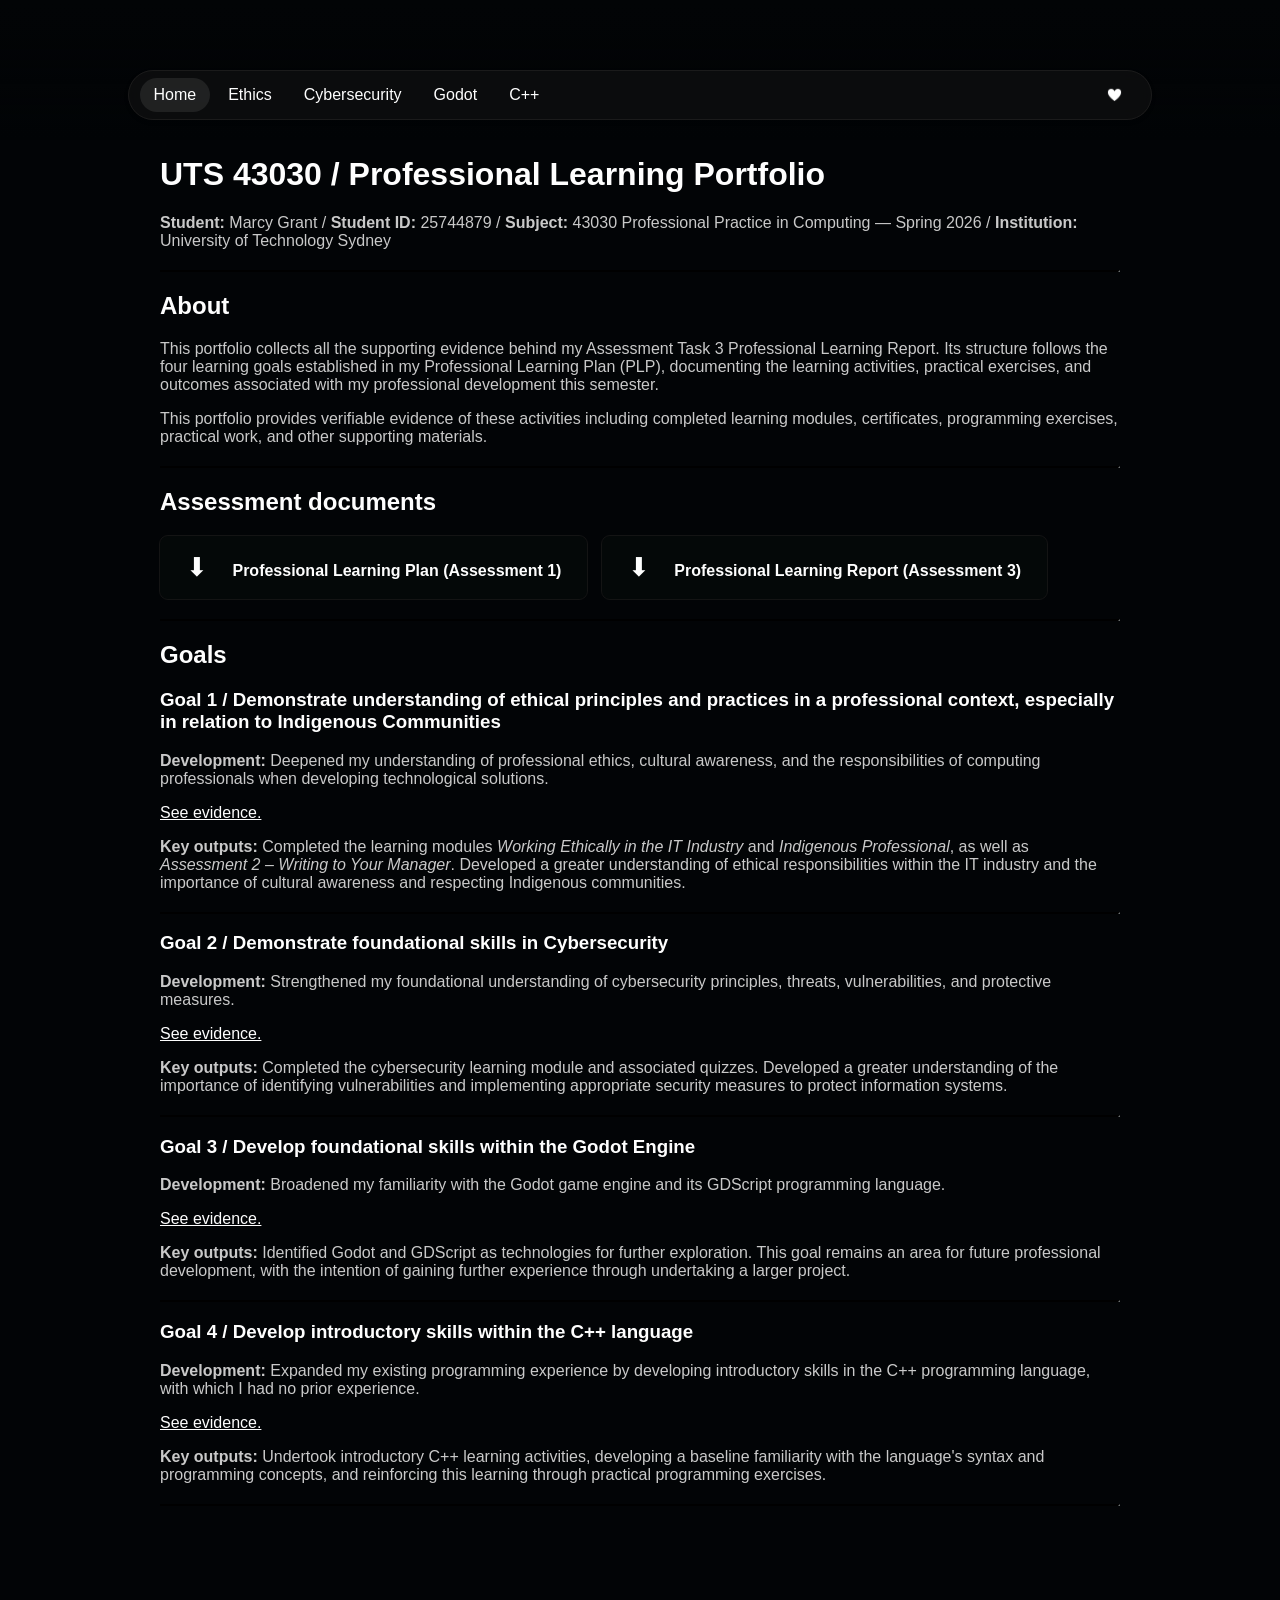
<file: index.html>
<!DOCTYPE html>

<html>
    <head>
        <title>PPC / Home</title>
        <link rel="icon" type="image/x-icon" href="images/favicon.ico">
        <link rel="stylesheet" href="websystems.css">
    </head>

    <body>
        <header>
            <div class="topgrad"></div>

            <div class="navbar">
                <div class="left">
                    <a class="active" href="index">Home</a>
                    <a href="ethics">Ethics</a>
                    <a href="cybersecurity">Cybersecurity</a>
                    <a href="godot">Godot</a>
                    <a href="cpp">C++</a>
                </div>
                
                <div class="right">
                    <a style="float:right; color:transparent; text-shadow:0 0 0 white; font-size:12px;" href="https://www.youtube.com/watch?v=dQw4w9WgXcQ">❤️</a>
                </div>
            </div> 
        </header>

        <profile>

        <downloads>
            <h1 class="primary">UTS 43030 / Professional Learning Portfolio</h1>  
            <p class="about"><b>Student:</b> Marcy Grant / <b>Student ID:</b> 25744879 / <b>Subject:</b> 43030 Professional Practice in Computing — Spring 2026 / <b>Institution:</b> University of Technology Sydney</p> 

        </downloads>

        <hr class="seperator">

        <about>
            <h2 class="primary">About</h2>
            <p>This portfolio collects all the supporting evidence behind my Assessment Task 3 Professional Learning Report. Its structure follows the four learning goals established in my Professional Learning Plan (PLP), documenting the learning activities, practical exercises, and outcomes associated with my professional development this semester.</p>
            <p>This portfolio provides verifiable evidence of these activities including completed learning modules, certificates, programming exercises, practical work, and other supporting materials.</p>
        </about>

        <hr class="seperator">

        <downloads>
            <h2 class="primary">Assessment documents</h2>  
            <a class="btn" href="docs/43030_A1_25862323.pdf" target="_blank"><i style="font-size:26px; font-style: normal; padding-right:20px;">⬇</i> <b>Professional Learning Plan (Assessment 1)</b></a>
            <a class="btn" href="docs/43030_A3_25862323.pdf" target="_blank"><i style="font-size:26px; font-style: normal; padding-right:20px;">⬇</i> <b>Professional Learning Report (Assessment 3)</b></a>
        </downloads>

        <hr class="seperator">

        <about>
            <h2 class="primary">Goals</h2>
            <h3>Goal 1 / Demonstrate understanding of ethical principles and practices in a professional context, especially in relation to Indigenous Communities</h3>
            <p><strong>Development: </strong>Deepened my understanding of professional ethics, cultural awareness, and the responsibilities of computing professionals when developing technological solutions.</p>
            
            <a style="text-decoration:underline;color:#fefefe;"href="ethics.html">See evidence.</a>
            <p><strong>Key outputs: </strong>Completed the learning modules <em>Working Ethically in the IT Industry</em> and <em>Indigenous Professional</em>, as well as <em>Assessment 2 – Writing to Your Manager</em>. Developed a greater understanding of ethical responsibilities within the IT industry and the importance of cultural awareness and respecting Indigenous communities.</p>
            <hr class="seperator">

            <h3>Goal 2 / Demonstrate foundational skills in Cybersecurity </h3>
            <p><strong>Development: </strong>Strengthened my foundational understanding of cybersecurity principles, threats, vulnerabilities, and protective measures.</p>
            <a style="text-decoration:underline;color:#fefefe;"href="cybersecurity.html">See evidence.</a>            
            <p><strong>Key outputs: </strong>Completed the cybersecurity learning module and associated quizzes. Developed a greater understanding of the importance of identifying vulnerabilities and implementing appropriate security measures to protect information systems.</p>
            <hr class="seperator">

            <h3>Goal 3 / Develop foundational skills within the Godot Engine</h3>
            <p><strong>Development: </strong>Broadened my familiarity with the Godot game engine and its GDScript programming language.</p>
            <a style="text-decoration:underline;color:#fefefe;"href="godot.html">See evidence.</a>
            <p><strong>Key outputs: </strong>Identified Godot and GDScript as technologies for further exploration. This goal remains an area for future professional development, with the intention of gaining further experience through undertaking a larger project.</p>
            <hr class="seperator">

            <h3>Goal 4 / Develop introductory skills within the C++ language</h3>
            <p><strong>Development: </strong>Expanded my existing programming experience by developing introductory skills in the C++ programming language, with which I had no prior experience.</p>
            <a style="text-decoration:underline;color:#fefefe;"href="cpp.html">See evidence.</a>
            <p><strong>Key outputs: </strong>Undertook introductory C++ learning activities, developing a baseline familiarity with the language's syntax and programming concepts, and reinforcing this learning through practical programming exercises.</p>
            <hr class="seperator">

        </about>
    </body>
</html>
</file>
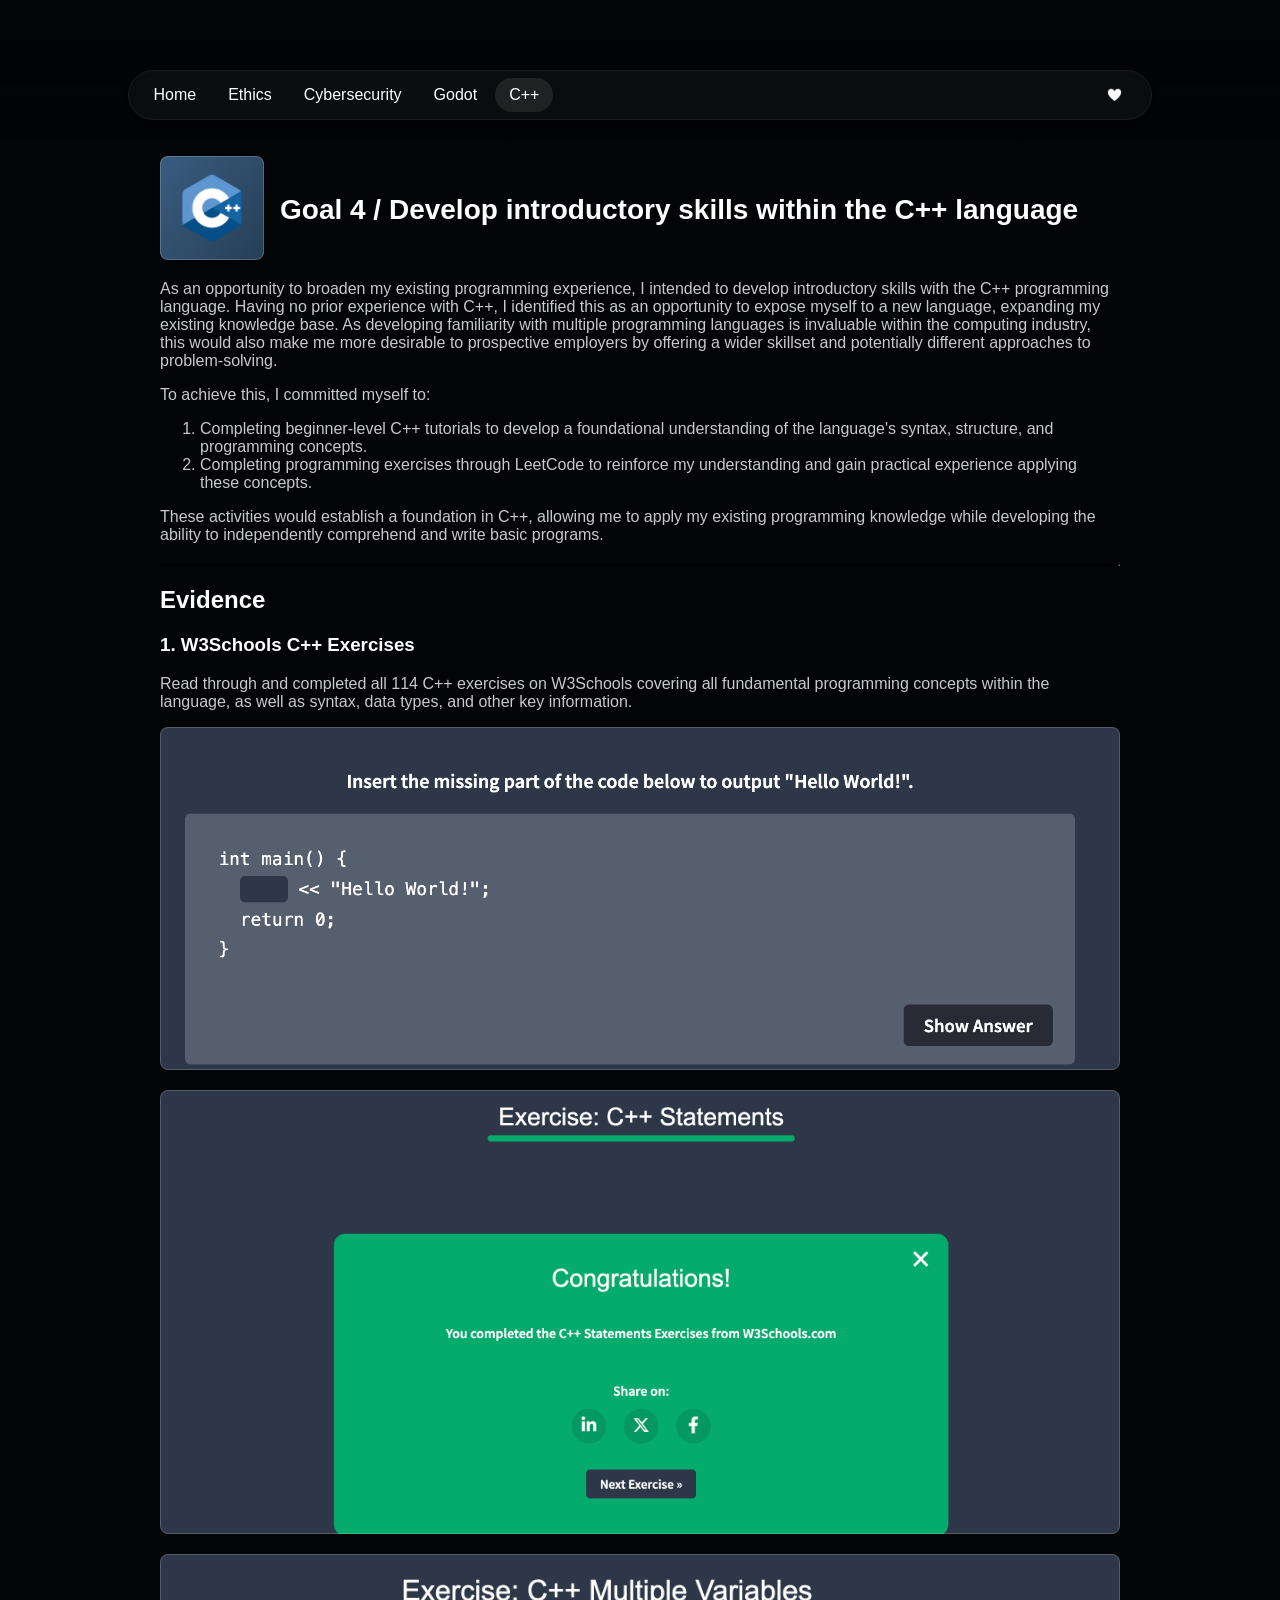
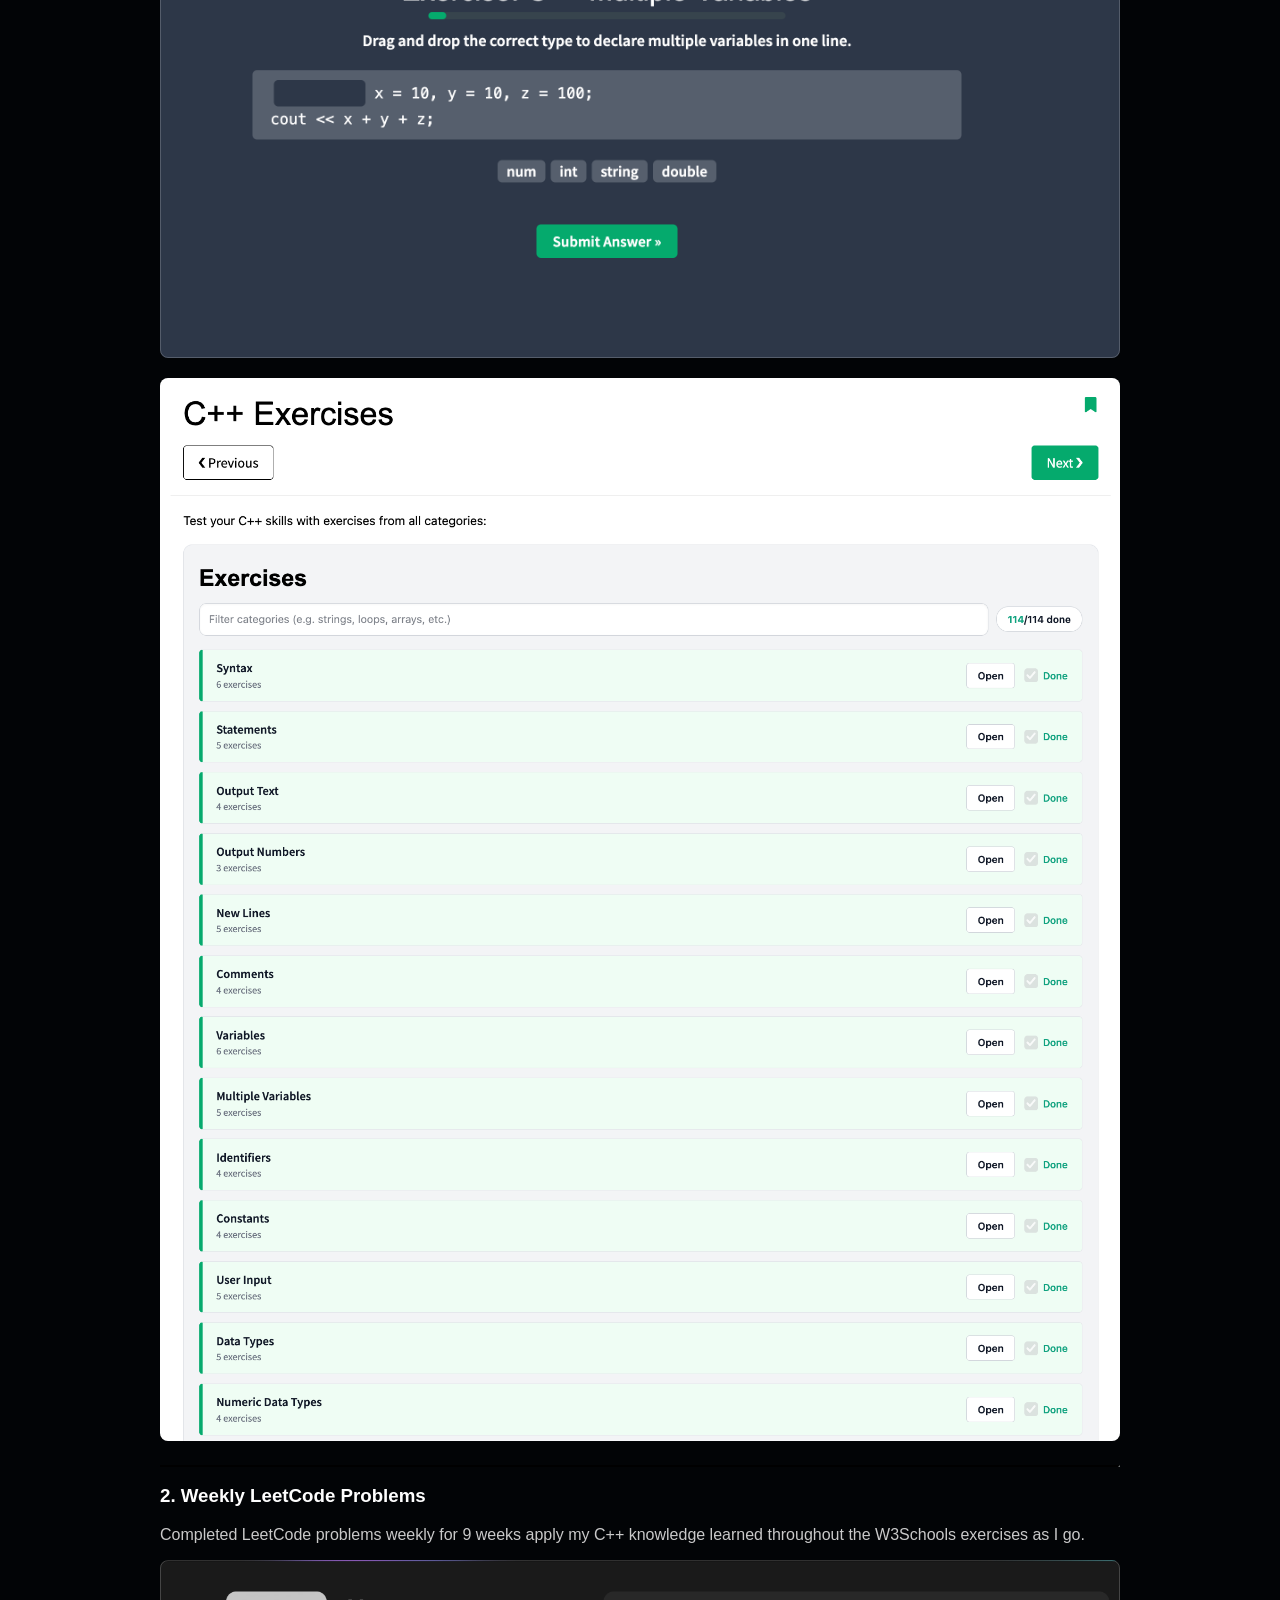
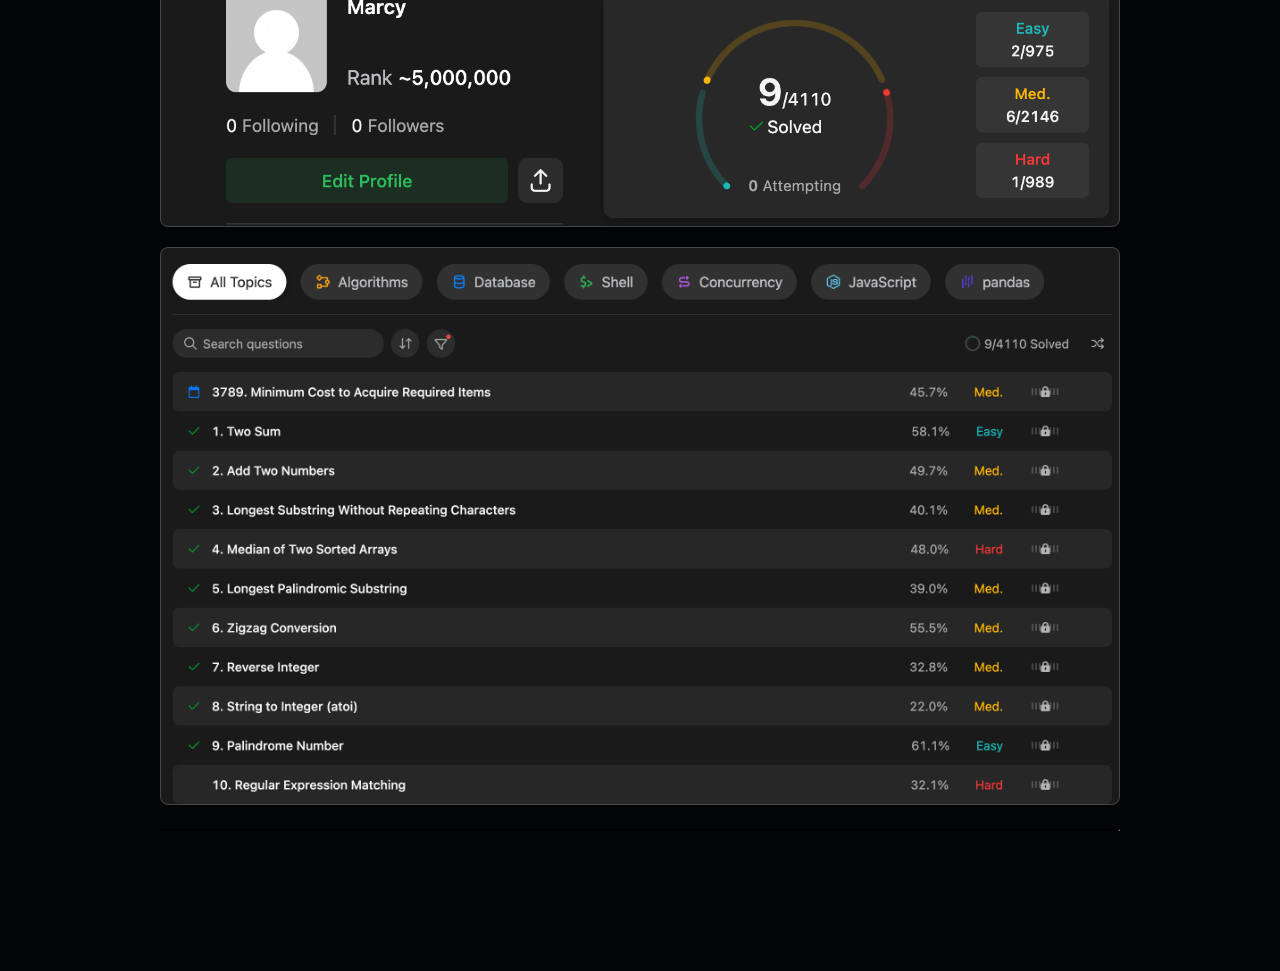
<file: cpp.html>
<!DOCTYPE html>

<html>
    <head>
        <title>Goal 1 / Ethics</title>
        <link rel="icon" type="image/x-icon" href="images/favicon.ico">
        <link rel="stylesheet" href="websystems.css">
    </head>

    <body>

        <header>
            <div class="topgrad"></div>

            <div class="navbar">
                <div class="left">
                    <a href="index">Home</a>
                    <a href="ethics">Ethics</a>
                    <a href="cybersecurity">Cybersecurity</a>
                    <a href="godot">Godot</a>
                    <a class="active" href="cpp">C++</a>             
                </div>
                
                <div class="right">
                    <a style="float:right; color:transparent; text-shadow:0 0 0 white; font-size:12px;" href="https://www.youtube.com/watch?v=dQw4w9WgXcQ">❤️</a>
                </div>
            </div> 
        </header>

        <goal>
            <div class="goal">
                <div>
                    <img style="background: linear-gradient(125deg,rgba(94, 151, 208, .6) 0%, rgba(94, 151, 208, .4) 100%);" src="images/cpp.png" alt="tony tony chopper drinking coffee." class="goalpic"/>
                </div>
                    <p class="goalname primary">Goal 4 / Develop introductory skills within the C++ language</p>                  
            </div>
            <p>As an opportunity to broaden my existing programming experience, I intended to develop introductory skills with the C++ programming language. Having no prior experience with C++, I identified this as an opportunity to expose myself to a new language, expanding my existing knowledge base. As developing familiarity with multiple programming languages is invaluable within the computing industry, this would also make me more desirable to prospective employers by offering a wider skillset and potentially different approaches to problem-solving.</p>
            <p>To achieve this, I committed myself to:</p>
            <ol>
                <li>Completing beginner-level C++ tutorials to develop a foundational understanding of the language's syntax, structure, and programming concepts.</li>
                <li>Completing programming exercises through LeetCode to reinforce my understanding and gain practical experience applying these concepts.</li>
            </ol>
            <p>These activities would establish a foundation in C++, allowing me to apply my existing programming knowledge while developing the ability to independently comprehend and write basic programs.</p>
        </goal>

        <hr class="seperator">

        <about>
            <h2 class="primary">Evidence</h2>
            <h3>1. W3Schools C++ Exercises</h3>
            <p>Read through and completed all 114 C++ exercises on W3Schools covering all fundamental programming concepts within the language, as well as syntax, data types, and other key information.</p>
            <img style="margin-bottom:16px;" class="ev" src="evidence/cpp/1.png" alt="">
            <img style="margin-bottom:16px;" class="ev" src="evidence/cpp/2.png" alt="">
            <img style="margin-bottom:16px;" class="ev" src="evidence/cpp/3.png" alt="">
            <img class="ev" src="evidence/cpp/4.png" alt="">
            <hr class="seperator">  

            <h3>2. Weekly LeetCode Problems </h3>
            <p>Completed LeetCode problems weekly for 9 weeks apply my C++ knowledge learned throughout the W3Schools exercises as I go. </p>
            <img style="margin-bottom:16px;" class="ev" src="evidence/cpp/5.png" alt="">
            <img class="ev" src="evidence/cpp/6.png" alt="">
            <hr class="seperator">
        </about>



    </body>
</html>
</file>
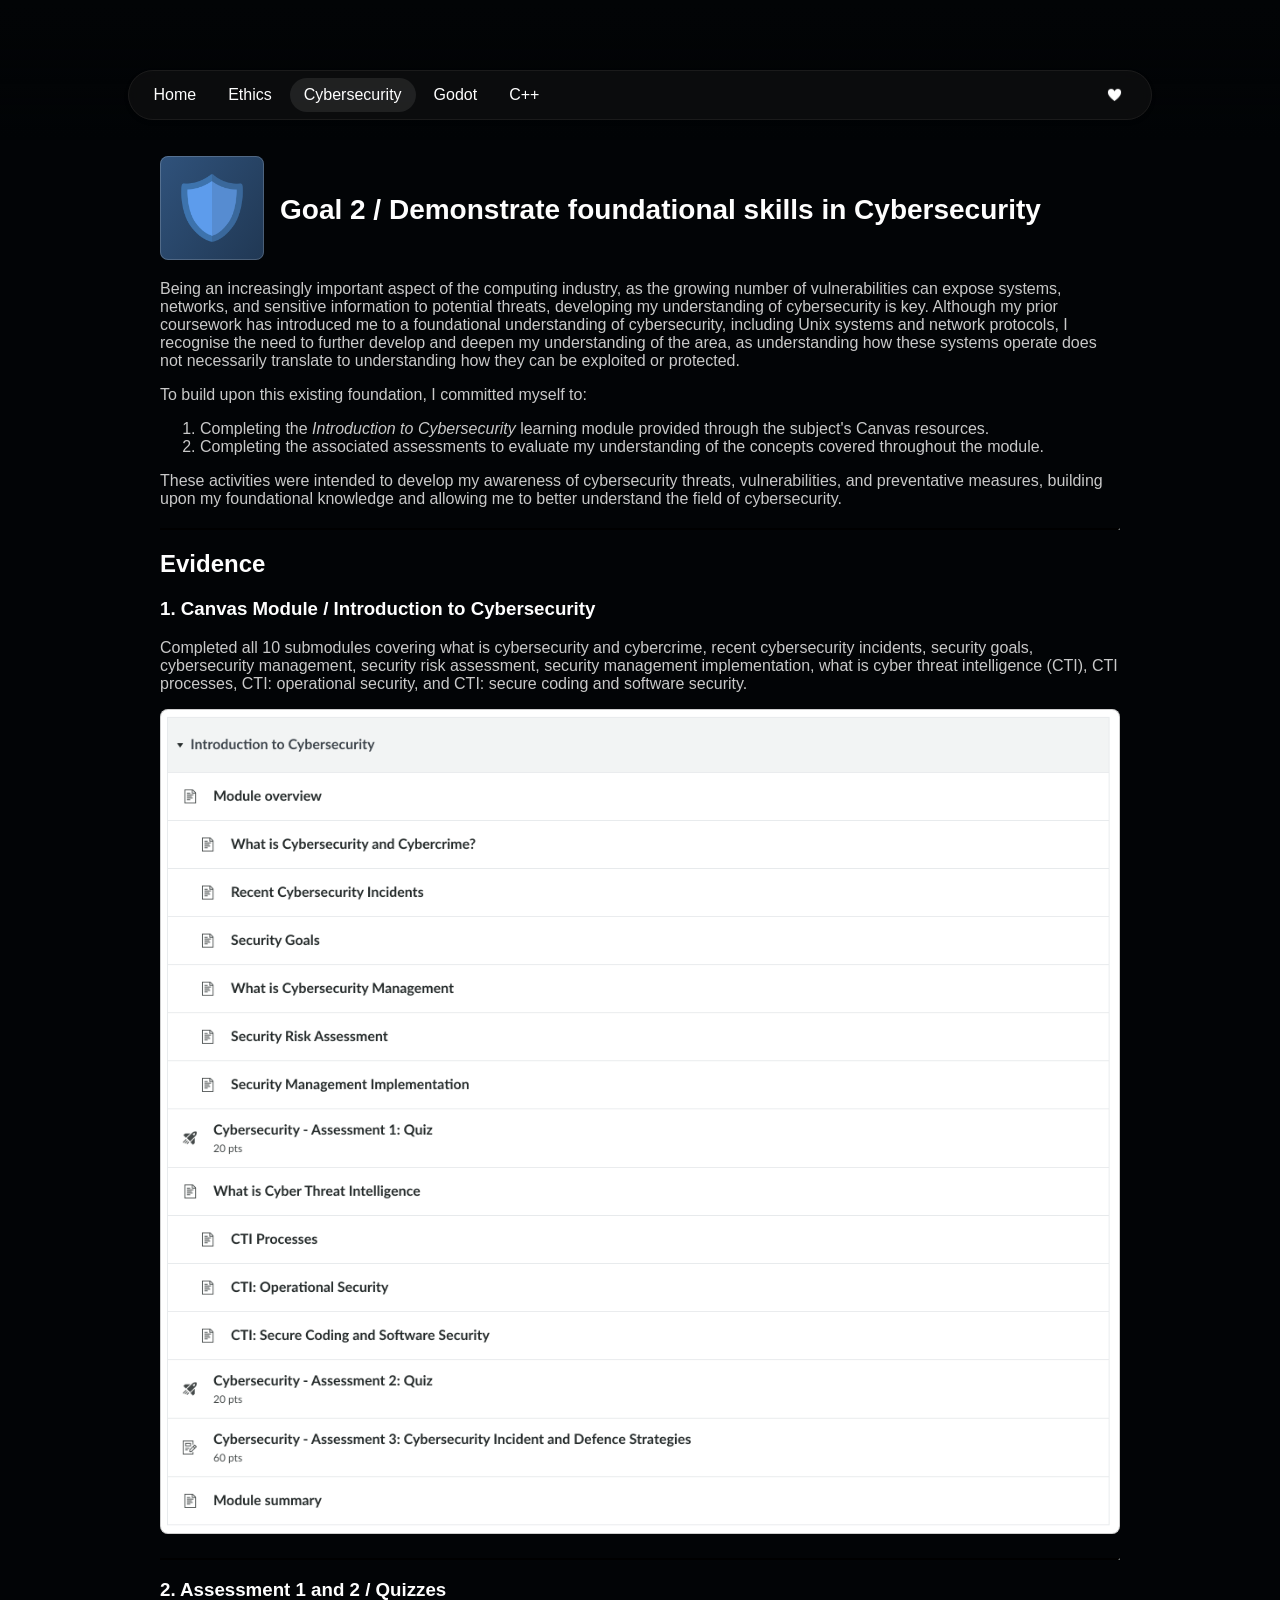
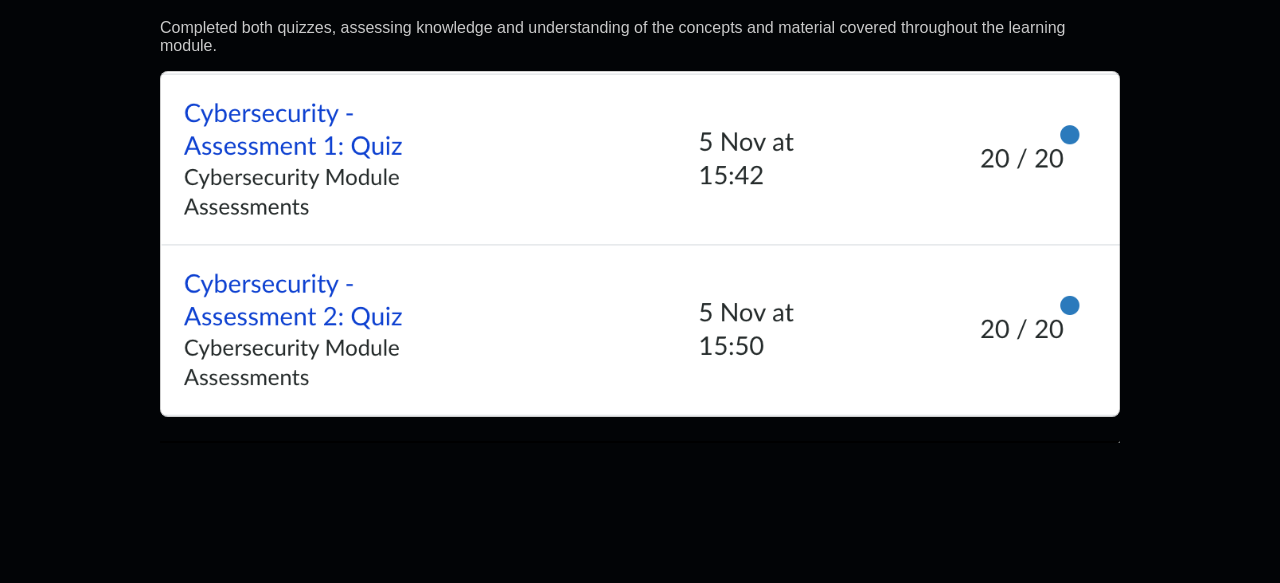
<file: cybersecurity.html>
<!DOCTYPE html>

<html>
    <head>
        <title>Goal 1 / Ethics</title>
        <link rel="icon" type="image/x-icon" href="images/favicon.ico">
        <link rel="stylesheet" href="websystems.css">
    </head>

    <body>

        <header>
            <div class="topgrad"></div>

            <div class="navbar">
                <div class="left">
                    <a href="index">Home</a>
                    <a href="ethics">Ethics</a>
                    <a class="active" href="cybersecurity">Cybersecurity</a>
                    <a href="godot">Godot</a>
                    <a href="cpp">C++</a>             
                </div>
                
                <div class="right">
                    <a style="float:right; color:transparent; text-shadow:0 0 0 white; font-size:12px;" href="https://www.youtube.com/watch?v=dQw4w9WgXcQ">❤️</a>
                </div>
            </div> 
        </header>

        <goal>
            <div class="goal">
                <div>
                    <img style="background: linear-gradient(125deg,rgba(78, 134, 201, .6) 0%, rgba(78, 134, 201, .4) 100%);" src="images/cybersecurity.png" alt="tony tony chopper drinking coffee." class="goalpic"/>
                </div>
                    <p class="goalname primary">Goal 2 / Demonstrate foundational skills in Cybersecurity</p>                  
            </div>
            <p>Being an increasingly important aspect of the computing industry, as the growing number of vulnerabilities can expose systems, networks, and sensitive information to potential threats, developing my understanding of cybersecurity is key. Although my prior coursework has introduced me to a foundational understanding of cybersecurity, including Unix systems and network protocols, I recognise the need to further develop and deepen my understanding of the area, as understanding how these systems operate does not necessarily translate to understanding how they can be exploited or protected.</p>
            <p>To build upon this existing foundation, I committed myself to:</p>
            <ol>
                <li>Completing the <em>Introduction to Cybersecurity</em> learning module provided through the subject's Canvas resources.</li>
                <li>Completing the associated assessments to evaluate my understanding of the concepts covered throughout the module.</li>
            </ol>
            <p>These activities were intended to develop my awareness of cybersecurity threats, vulnerabilities, and preventative measures, building upon my foundational knowledge and allowing me to better understand the field of cybersecurity.</p>
        </goal>

        <hr class="seperator">

        <about>
            <h2 class="primary">Evidence</h2>
            <h3>1. Canvas Module / Introduction to Cybersecurity</h3>
            <p>Completed all 10 submodules covering what is cybersecurity and cybercrime, recent cybersecurity incidents, security goals, cybersecurity management, security risk assessment, security management implementation, what is cyber threat intelligence (CTI), CTI processes, CTI: operational security, and CTI: secure coding and software security.</p>
            <img style="border-radius:8px;outline:1px solid #00000030;" class="ev" src="evidence/cybersecurity/1.png" alt="">
            <hr class="seperator">

            <h3>2. Assessment 1 and 2 / Quizzes</h3>
            <p>Completed both quizzes, assessing knowledge and understanding of the concepts and material covered throughout the learning module.</p>
            <img style="border-radius:8px;outline:1px solid #00000030;" class="ev" src="evidence/cybersecurity/2.png" alt="">
            <hr class="seperator">
        </about>



    </body>
</html>
</file>
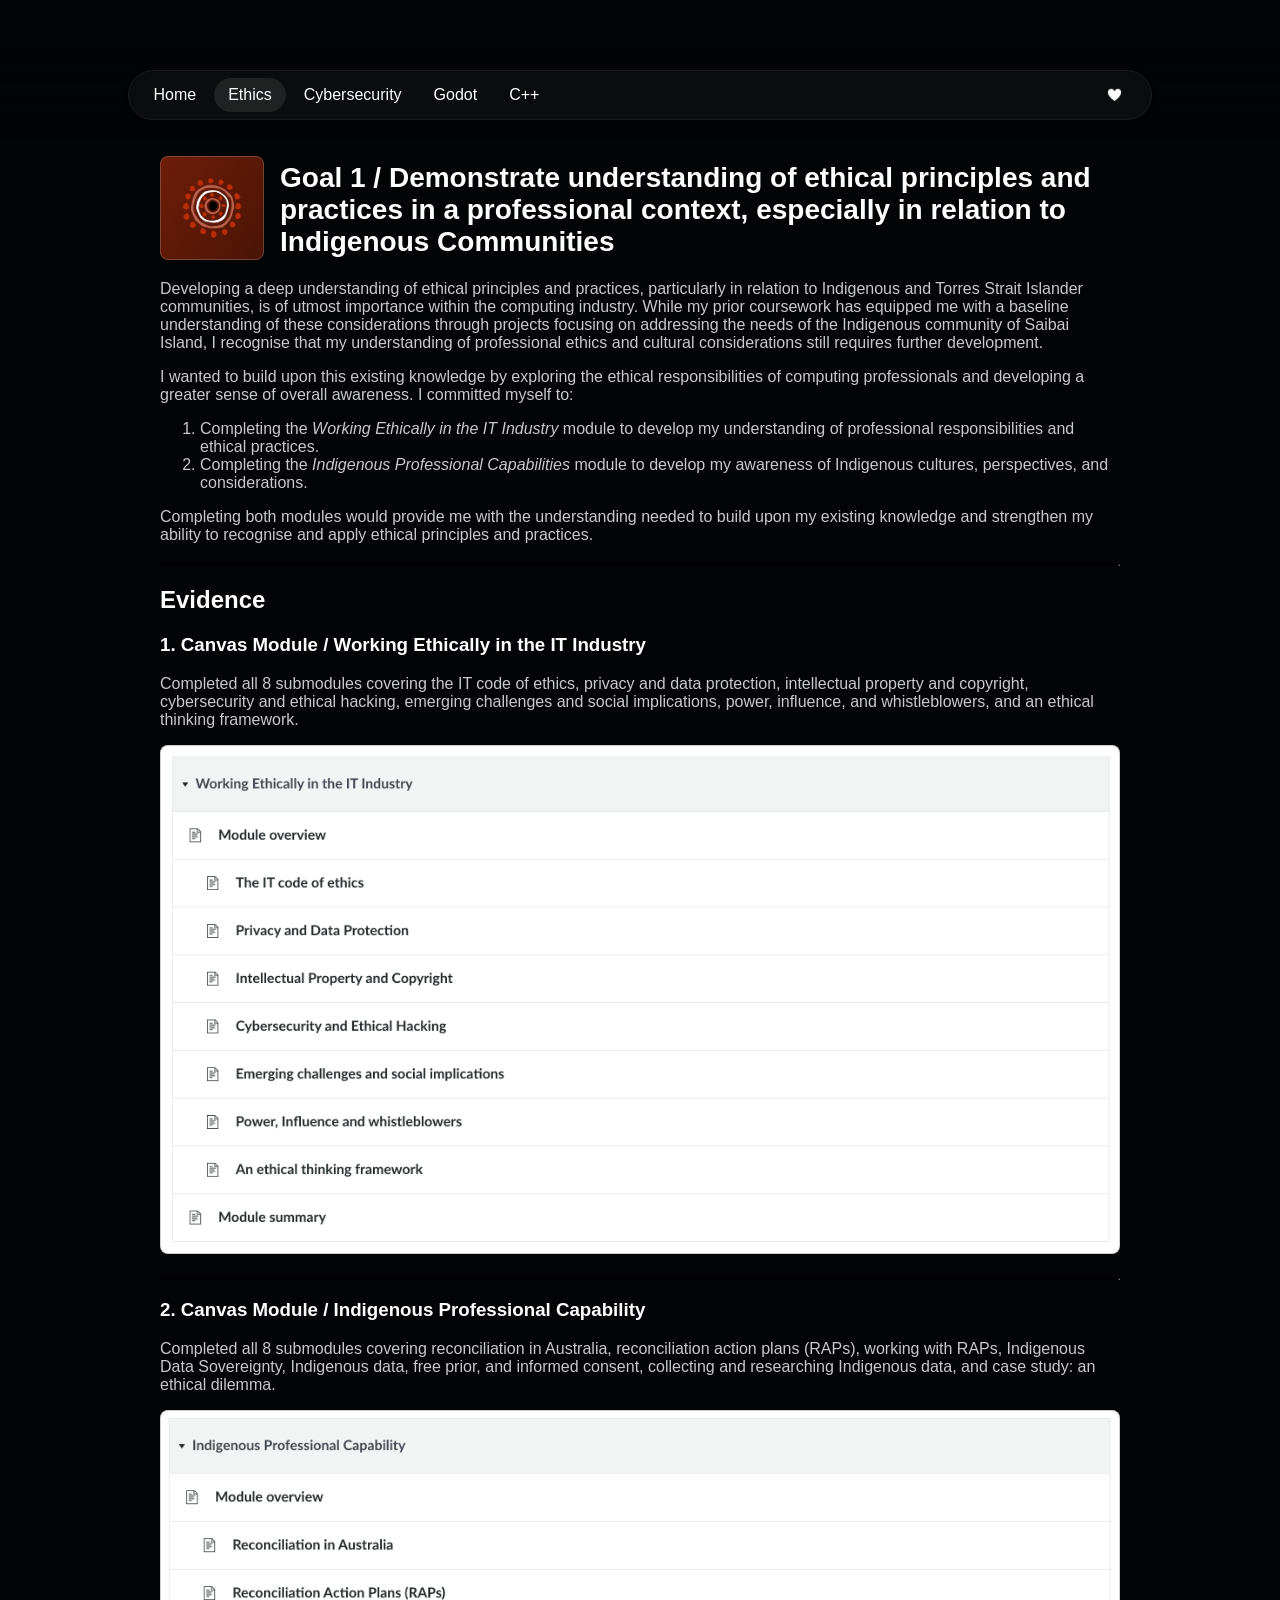
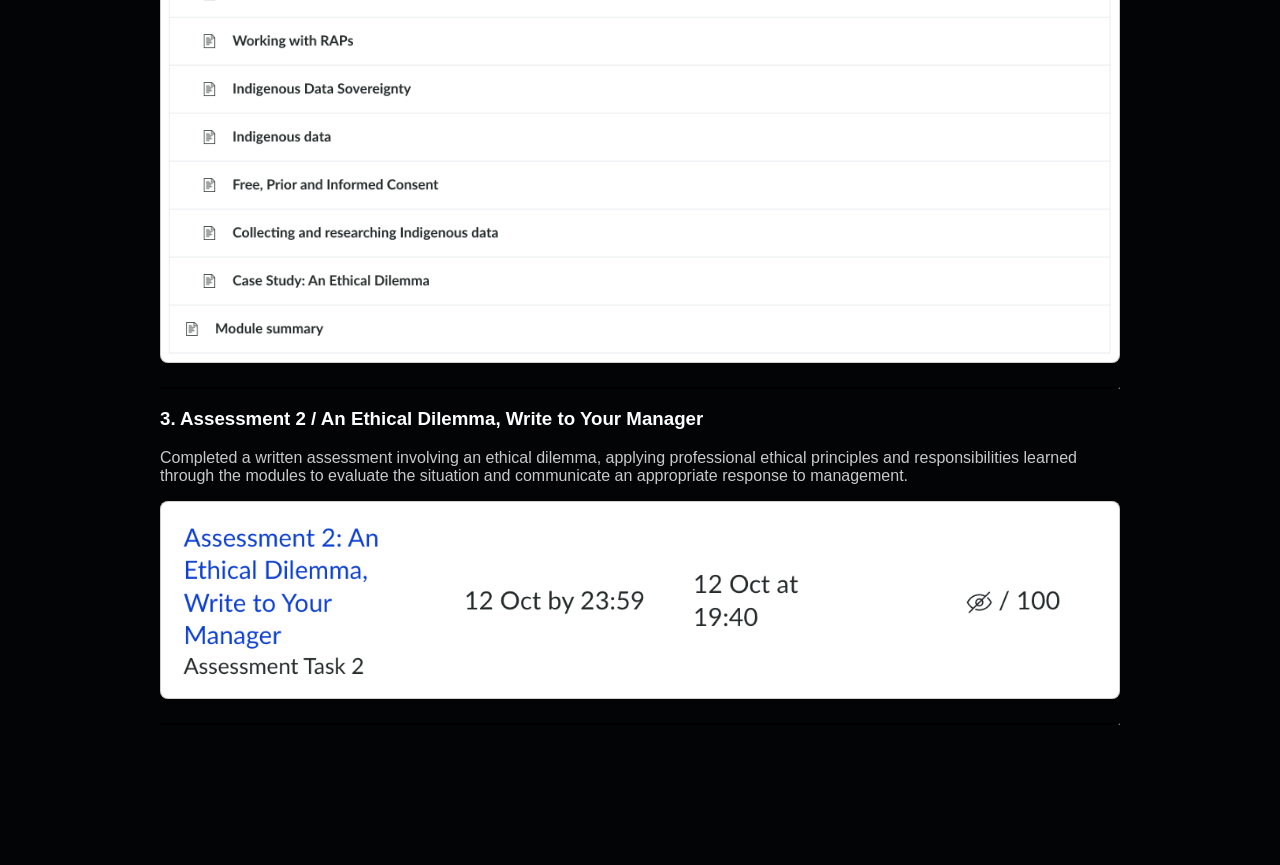
<file: ethics.html>
<!DOCTYPE html>

<html>
    <head>
        <title>Goal 1 / Ethics</title>
        <link rel="icon" type="image/x-icon" href="images/favicon.ico">
        <link rel="stylesheet" href="websystems.css">
    </head>

    <body>

        <header>
            <div class="topgrad"></div>

            <div class="navbar">
                <div class="left">
                    <a href="index">Home</a>
                    <a class="active" href="ethics">Ethics</a>
                    <a href="cybersecurity">Cybersecurity</a>
                    <a href="godot">Godot</a>
                    <a href="cpp">C++</a>             
                </div>
                
                <div class="right">
                    <a style="float:right; color:transparent; text-shadow:0 0 0 white; font-size:12px;" href="https://www.youtube.com/watch?v=dQw4w9WgXcQ">❤️</a>
                </div>
            </div> 
        </header>

        <goal>
            <div class="goal">
                <div>
                    <img style="background: linear-gradient(125deg,rgba(182, 45, 9, .6) 0%, rgba(182, 45, 9, .4) 100%);" src="images/ethics.png" alt="tony tony chopper drinking coffee." class="goalpic"/>
                </div>
                    <p class="goalname primary">Goal 1 / Demonstrate understanding of ethical principles and practices in a professional context, especially in relation to Indigenous Communities</p>                  
            </div>
            <p>Developing a deep understanding of ethical principles and practices, particularly in relation to Indigenous and Torres Strait Islander communities, is of utmost importance within the computing industry. While my prior coursework has equipped me with a baseline understanding of these considerations through projects focusing on addressing the needs of the Indigenous community of Saibai Island, I recognise that my understanding of professional ethics and cultural considerations still requires further development.</p>
            <p>I wanted to build upon this existing knowledge by exploring the ethical responsibilities of computing professionals and developing a greater sense of overall awareness. I committed myself to:</p>
            <ol>
                <li>Completing the <em>Working Ethically in the IT Industry</em> module to develop my understanding of professional responsibilities and ethical practices.</li>
                <li>Completing the <em>Indigenous Professional Capabilities</em> module to develop my awareness of Indigenous cultures, perspectives, and considerations.</li>
            </ol>
            <p>Completing both modules would provide me with the understanding needed to build upon my existing knowledge and strengthen my ability to recognise and apply ethical principles and practices.</p>
        </goal>

        <hr class="seperator">

        <about>
            <h2 class="primary">Evidence</h2>
            <h3>1. Canvas Module / Working Ethically in the IT Industry</h3>
            <p>Completed all 8 submodules covering the IT code of ethics, privacy and data protection, intellectual property and copyright, cybersecurity and ethical hacking, emerging challenges and social implications, power, influence, and whistleblowers, and an ethical thinking framework.</p>
            <img style="border-radius:8px;outline:1px solid #00000030;" class="ev" src="evidence/ethics/1.png" alt="">
            <hr class="seperator">
            
            <h3>2. Canvas Module / Indigenous Professional Capability</h3>
            <p>Completed all 8 submodules covering reconciliation in Australia, reconciliation action plans (RAPs), working with RAPs, Indigenous Data Sovereignty, Indigenous data, free prior, and informed consent, collecting and researching Indigenous data, and case study: an ethical dilemma.</p>
            <img style="border-radius:8px;outline:1px solid #00000030;" class="ev" src="evidence/ethics/2.png" alt="">
            <hr class="seperator">

            <h3>3. Assessment 2 / An Ethical Dilemma, Write to Your Manager</h3>
            <p>Completed a written assessment involving an ethical dilemma, applying professional ethical principles and responsibilities learned through the modules to evaluate the situation and communicate an appropriate response to management.</p>
            <img style="border-radius:8px;outline:1px solid #00000030;" class="ev" src="evidence/ethics/3.png" alt="">
            <hr class="seperator">

        </about>



    </body>
</html>
</file>
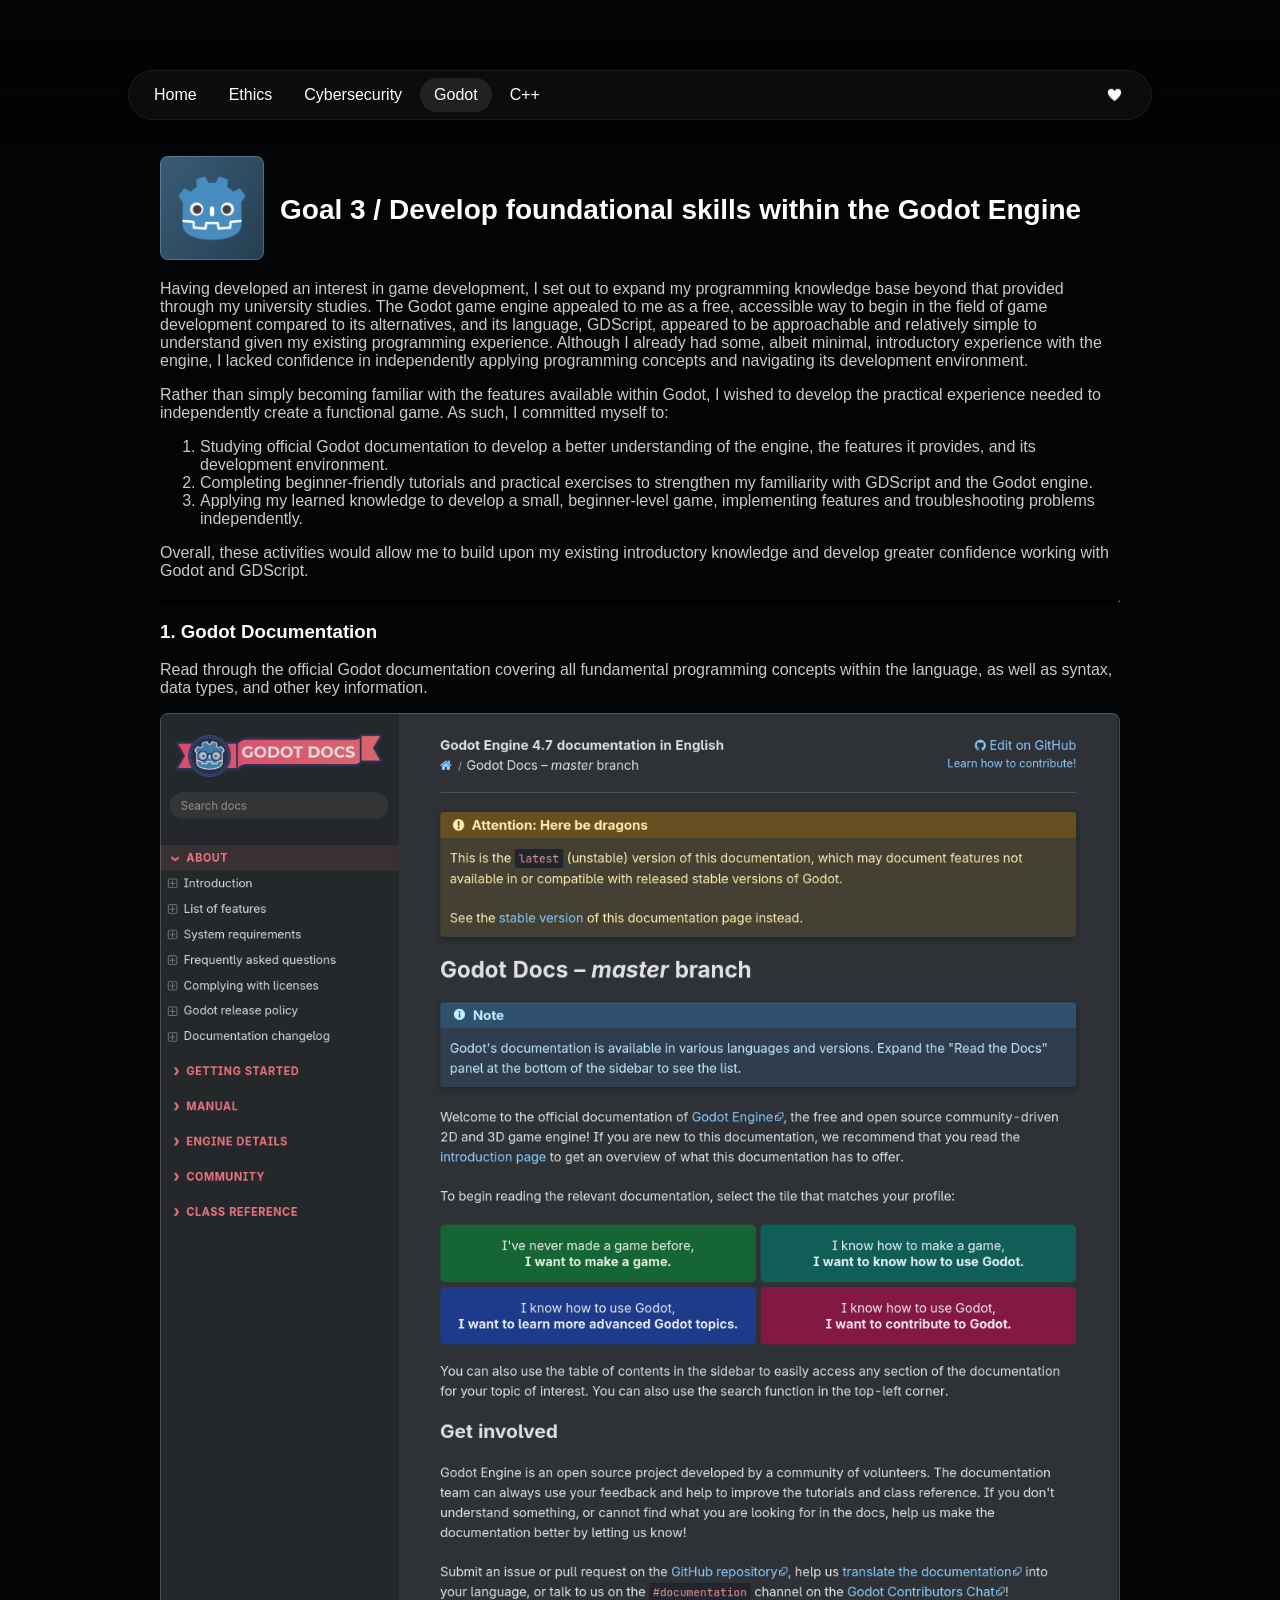
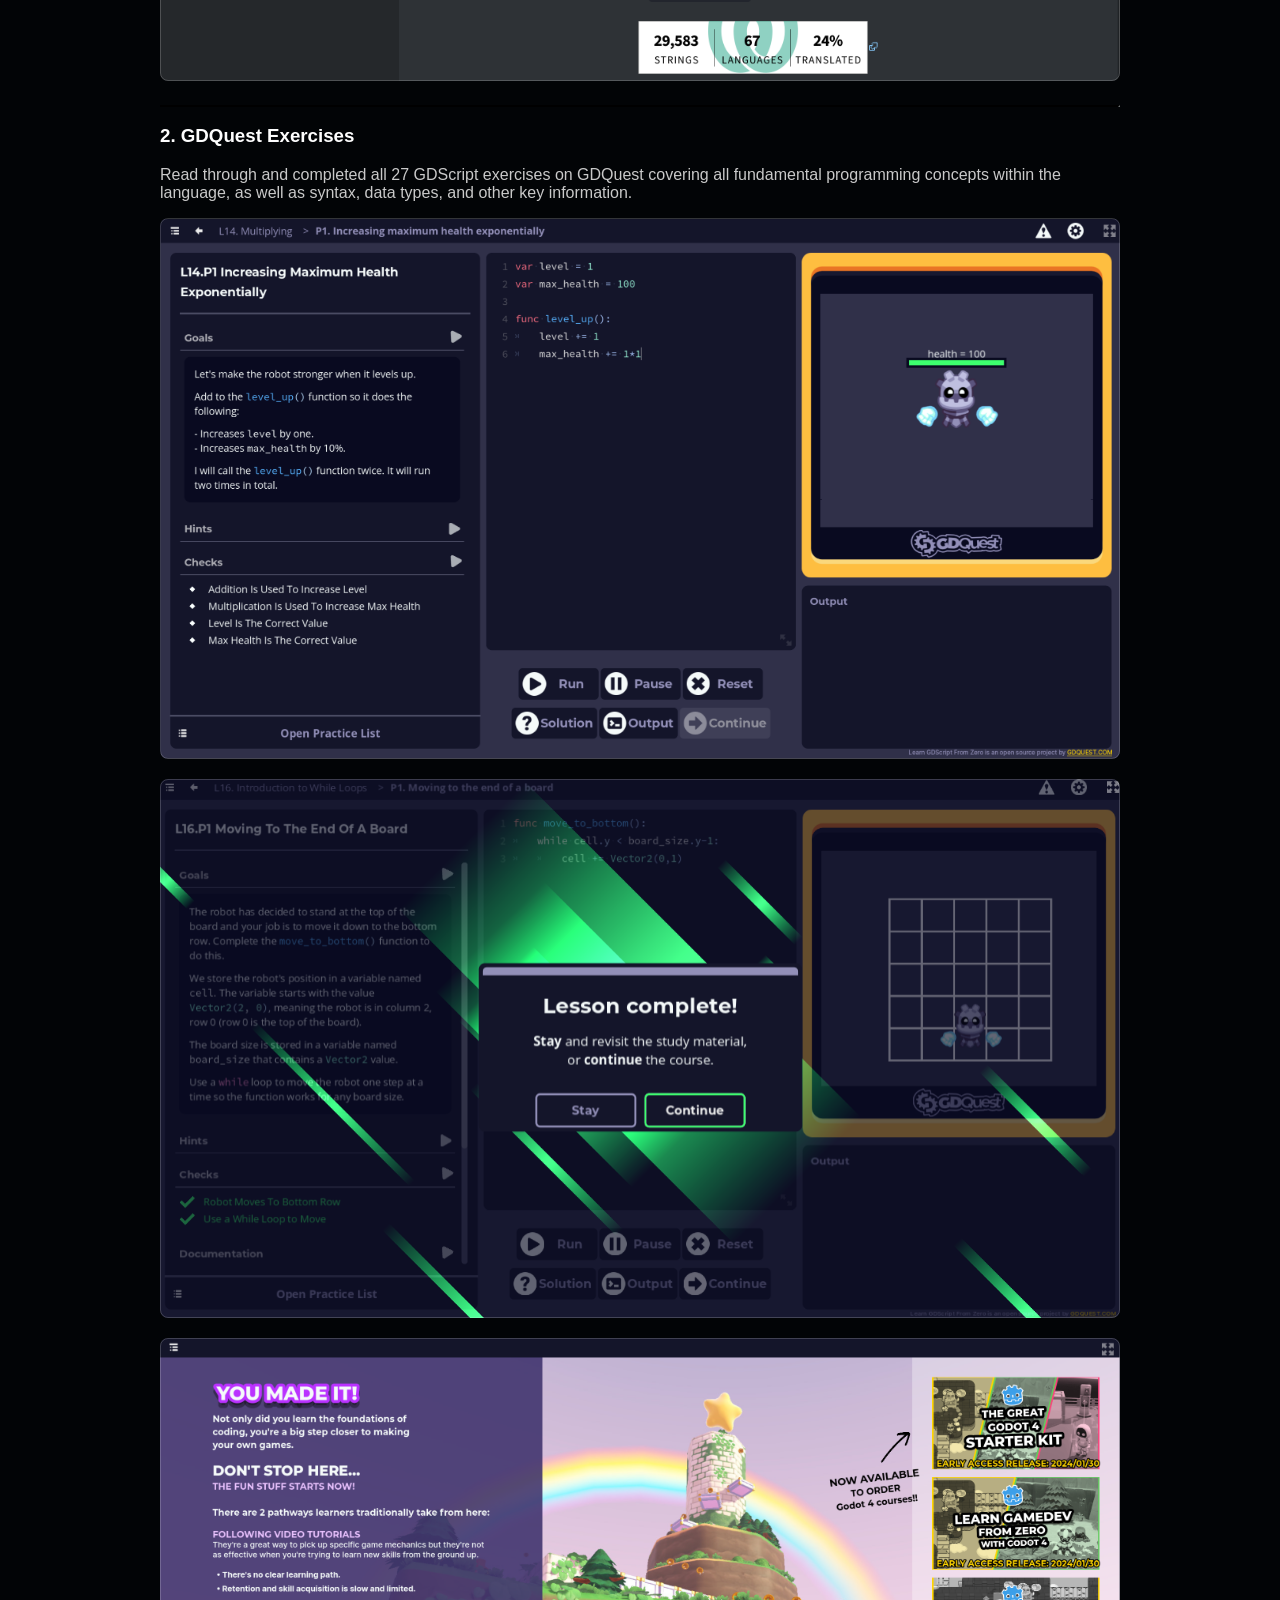
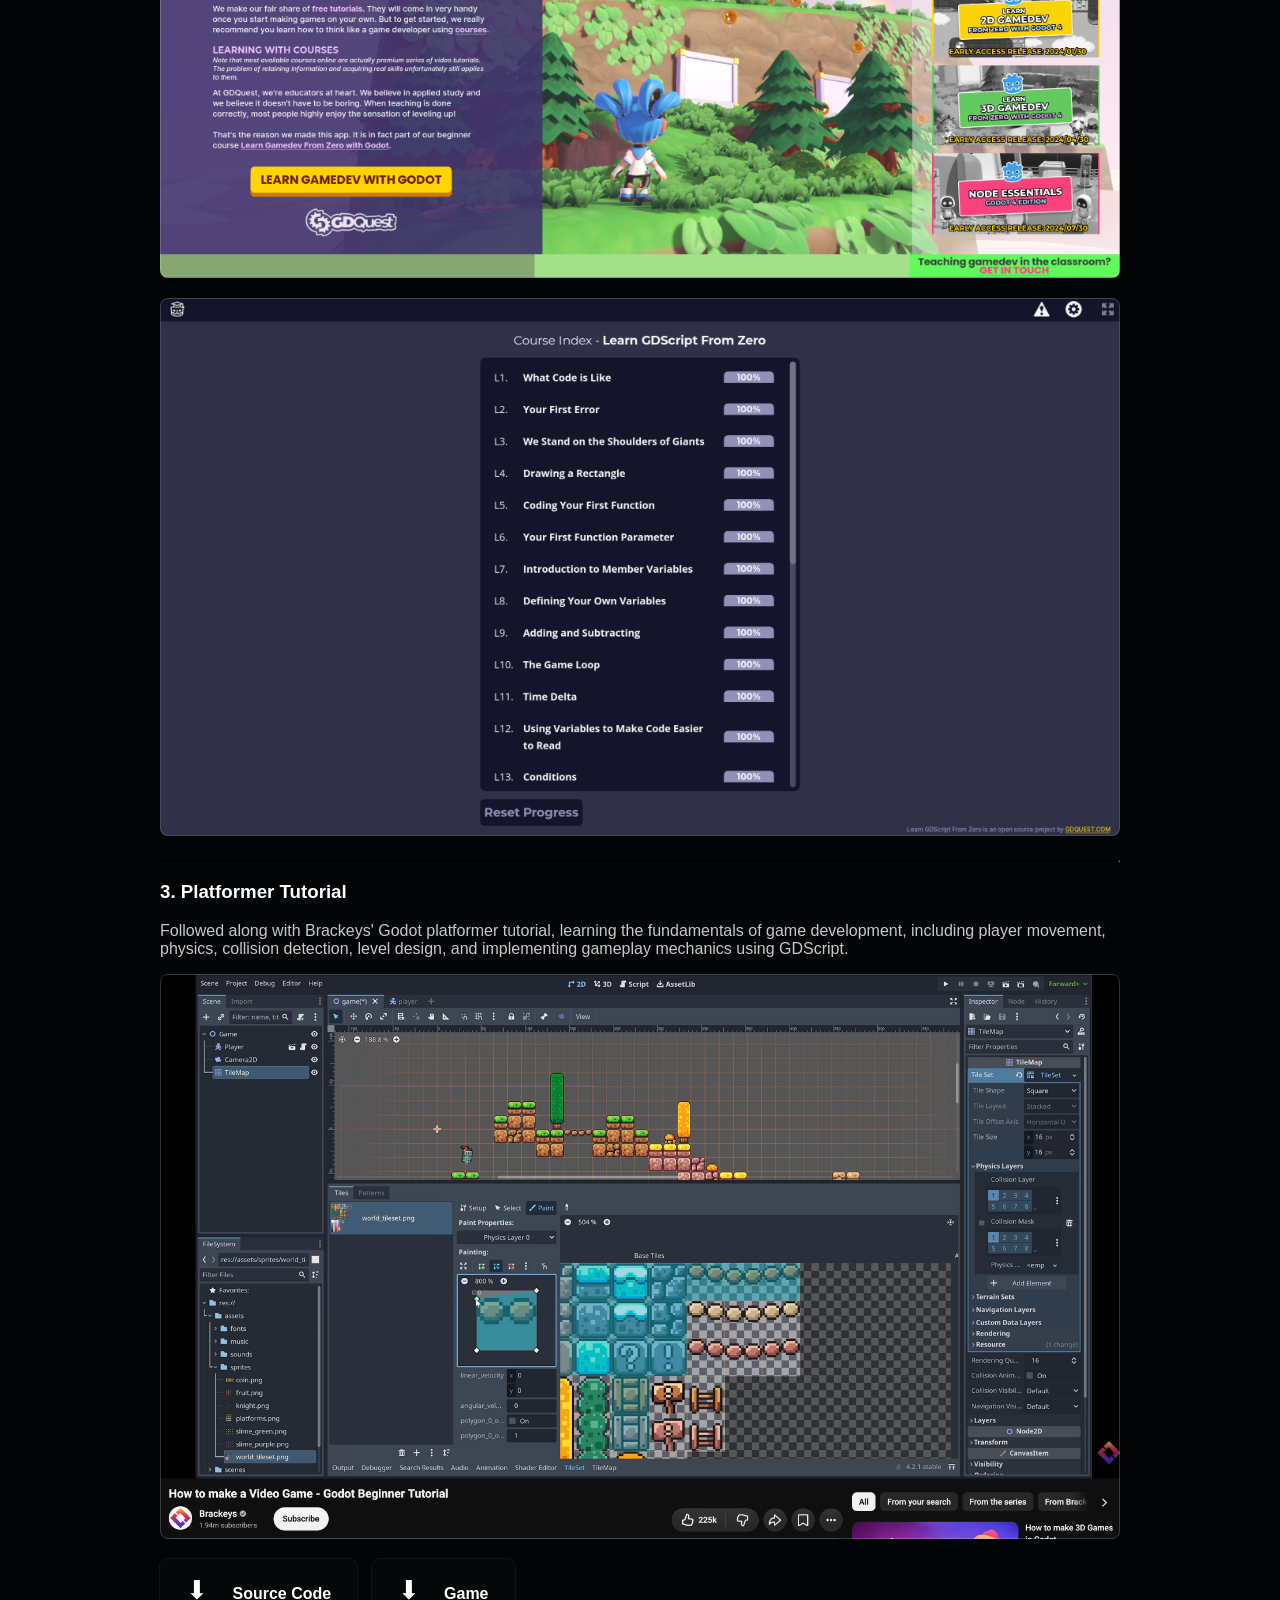
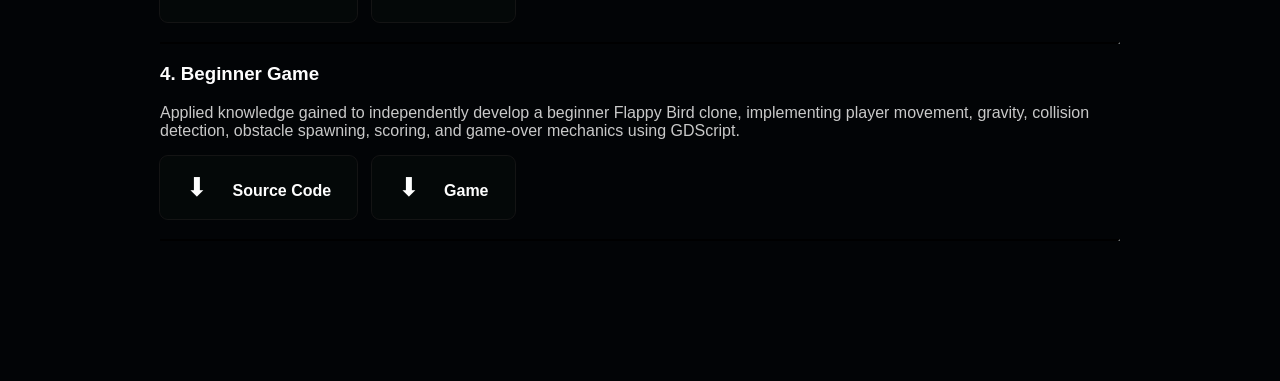
<file: godot.html>
<!DOCTYPE html>

<html>
    <head>
        <title>Goal 3 / Godot</title>
        <link rel="icon" type="image/x-icon" href="images/favicon.ico">
        <link rel="stylesheet" href="websystems.css">
    </head>

    <body>

        <header>
            <div class="topgrad"></div>

            <div class="navbar">
                <div class="left">
                    <a href="index">Home</a>
                    <a href="ethics">Ethics</a>
                    <a href="cybersecurity">Cybersecurity</a>
                    <a class="active" href="godot">Godot</a>
                    <a href="cpp">C++</a>             
                </div>
                
                <div class="right">
                    <a style="float:right; color:transparent; text-shadow:0 0 0 white; font-size:12px;" href="https://www.youtube.com/watch?v=dQw4w9WgXcQ">❤️</a>
                </div>
            </div> 
        </header>

        <goal>
            <div class="goal">
                <div>
                    <img style="background: linear-gradient(125deg,rgba(92, 151, 194, .6) 0%, rgba(92, 151, 194, .4) 100%);" src="images/godot.png" alt="tony tony chopper drinking coffee." class="goalpic"/>
                </div>
                    <p class="goalname primary">Goal 3 / Develop foundational skills within the Godot Engine</p>                  
            </div>
            <p>Having developed an interest in game development, I set out to expand my programming knowledge base beyond that provided through my university studies. The Godot game engine appealed to me as a free, accessible way to begin in the field of game development compared to its alternatives, and its language, GDScript, appeared to be approachable and relatively simple to understand given my existing programming experience. Although I already had some, albeit minimal, introductory experience with the engine, I lacked confidence in independently applying programming concepts and navigating its development environment.</p>
            <p>Rather than simply becoming familiar with the features available within Godot, I wished to develop the practical experience needed to independently create a functional game. As such, I committed myself to:</p>
            <ol>
                <li>Studying official Godot documentation to develop a better understanding of the engine, the features it provides, and its development environment.</li>
                <li>Completing beginner-friendly tutorials and practical exercises to strengthen my familiarity with GDScript and the Godot engine.</li>
                <li>Applying my learned knowledge to develop a small, beginner-level game, implementing features and troubleshooting problems independently.</li>
            </ol>
            <p>Overall, these activities would allow me to build upon my existing introductory knowledge and develop greater confidence working with Godot and GDScript.</p>
        </goal>

        <hr class="seperator">

        <about>
            <h3>1. Godot Documentation</h3>
            <p>Read through the official Godot documentation covering all fundamental programming concepts within the language, as well as syntax, data types, and other key information.</p>
            <img class="ev" src="evidence/godot/1.png" alt="">
            <hr class="seperator">  

            <h3>2. GDQuest Exercises</h3>
            <p>Read through and completed all 27 GDScript exercises on GDQuest covering all fundamental programming concepts within the language, as well as syntax, data types, and other key information.</p>
            <img style="margin-bottom:16px;" class="ev" src="evidence/godot/2.png" alt="">
            <img style="margin-bottom:16px;" class="ev" src="evidence/godot/3.png" alt="">
            <img style="margin-bottom:16px;" class="ev" src="evidence/godot/4.png" alt="">
            <img class="ev" src="evidence/godot/5.png" alt="">
            <hr class="seperator">  

            <h3>3. Platformer Tutorial</h3>
            <p>Followed along with Brackeys' Godot platformer tutorial, learning the fundamentals of game development, including player movement, physics, collision detection, level design, and implementing gameplay mechanics using GDScript.</p>
            <img style="margin-bottom:16px;" class="ev" src="evidence/godot/6.png" alt="">
            <a class="btn" href="https://studentutsedu-my.sharepoint.com/:u:/g/personal/marcy_grant_student_uts_edu_au/IQAfrwN2W5ZNQ67OSTuc7ZxRAcnBb_11jtNrLGpPVyTLUkM?e=jtBSMw" target="_blank"><i style="font-size:26px; font-style: normal; padding-right:20px;">⬇</i> <b>Source Code</b></a>
            <a class="btn" href="https://studentutsedu-my.sharepoint.com/:u:/g/personal/marcy_grant_student_uts_edu_au/IQCGHA0Q4JHhQrwthv-x9WXbAXgPuHLS3SA7P32JisLXVvk?e=BVAUVl" target="_blank"><i style="font-size:26px; font-style: normal; padding-right:20px;">⬇</i> <b>Game</b></a>
            <hr class="seperator">  

            <h3>4. Beginner Game</h3>
            <p>Applied knowledge gained to independently develop a beginner Flappy Bird clone, implementing player movement, gravity, collision detection, obstacle spawning, scoring, and game-over mechanics using GDScript.</p>
            <a class="btn" href="https://studentutsedu-my.sharepoint.com/:u:/g/personal/marcy_grant_student_uts_edu_au/IQAZbOn1BcrQSbbtsBDreCwnAebV2Xym6UgJk9aVUjv2ct4?e=FdcBUL" target="_blank"><i style="font-size:26px; font-style: normal; padding-right:20px;">⬇</i> <b>Source Code</b></a>
            <a class="btn" href="https://studentutsedu-my.sharepoint.com/:u:/g/personal/marcy_grant_student_uts_edu_au/IQCif4J4Cg-KTqQxUlnpp5aKAZyV01xtnRL5FeHcOWPu47o?e=KbDhfX" target="_blank"><i style="font-size:26px; font-style: normal; padding-right:20px;">⬇</i> <b>Game</b></a>
            <hr class="seperator">  
        </about>



    </body>
</html>
</file>
<file: websystems.css>
/* 
CSS classes [5/5]
CSS id [0/1]
div [1/1]
span [0/1]
table [0/1]
list [0/1]
image [1/1]
*/

body {background-color:#020406;margin:140px auto;padding-left:min(16px);padding-right:min(16px);max-width:960px;color:#C9C9C9;font-family:Helvetica,sans-serif}
img {border-radius:8px;outline:1px solid #ffffff30;outline-offset:-1px;}
h1 {margin-top:32px;padding-top:16px;}
h3 {color:#fefefe;}
a {text-decoration:none;color:#C9C9C9;}

.ev {max-width: 100%;}

.primary {color:#fefefe;font-family:Helvetica,sans-serif;}
.tertiary {color:#898989;font-family:Helvetica,sans-serif}

.topgrad {position:fixed;top:0;left:0;width:100%;height:140px;z-index:1;background:linear-gradient(to bottom,#020406 0%,#020406f2 20%,#020406cc 40%,#02040680 60%,#02040640 75%,#02040610 90%,transparent 100%);pointer-events:none;}

/* NAVBAR */

.navbar {top:70px;position:fixed;width:calc(100% - 40px);max-width:1000px;left:50%;transform:translateX(-50%);display:flex;align-items:center;justify-content:space-between;overflow:hidden;border-radius:50px;outline:1px solid #28282890;outline-offset:-1px;background-color:#14141490;padding:8px 12px;backdrop-filter:blur(10px);box-shadow:0 2px 4px 0 #00000020;z-index:2;}

.navbar i {float:left;text-align:center;text-decoration:none;color:#fefefe;font-weight:500;padding:8px 14px;margin-right:4px;}
.navbar a {float:left;text-align:center;text-decoration:none;color:#fefefe;font-weight:500;padding:8px 14px;margin-right:4px;transition:0.3s;font-family:Helvetica,sans-serif}
.navbar a:hover {background-color:#fefefe10;border-radius:50px;}
.navbar a:active {background-color:#fefefe16;border-radius:50px;position:relative;top:1px;}

.left, .right {display:flex;align-items:center;}

.left a {padding:8px 14px;text-decoration:none;margin-right:4px;}
.right a {color:#fefefe;padding:8px 14px;}

.active {background-color:#fefefe16;border-radius:50px;}
.active:hover {background-color:#fefefe16;border-radius:50px;}

/* PROFILE */

.profile {display:flex;}

.pfp {width:42px;height:auto;border-radius:100%;outline:1px solid #ffffff30;outline-offset:-1px;}

.name {font-size:28px;font-weight:700;font-family:Helvetica,sans-serif;margin:0;align-self:center;margin:0 16px;top:0px;}

.about {font-family:Helvetica,sans-serif;font-size:16px;margin:10px 0;}


/* GOAL */
.goal {display:flex;padding-top:16px;}

.goalpic {width:74px;height:auto;;outline:1px solid #ffffff30;outline-offset:-1px;padding:15px;}
.goalname {font-size:28px;font-weight:700;font-family:Helvetica,sans-serif;margin:0;align-self:center;margin:0 16px;top:0px;}

/* BUTTON */
/* Style buttons */
.btn {
  background-color: #040808;
  border: none;
  outline:1px solid #141414;
  border-radius:8px;
  font-size: 16px;
  color:#fefefe;font-weight:500;
  padding:16px 26px;
  margin-right: 10px;
  margin-right: 10px;
  display: inline-block;
}

/* Darker background on mouse-over */


.btn:hover {background-color:#14141480;}
.btn:active {background-color:#141414;position:relative;top:1px;}




/* GALLERY */
.gallery {display:grid;grid-template-columns:repeat(3,1fr);gap:12px;}

.gallery img {width:100%;object-fit:cover;display:block;border-radius:12px;}

@media (max-width:700px){.gallery {grid-template-columns:repeat(2,1fr);}}
@media (max-width:480px){.gallery {grid-template-columns:1fr;}}

hr {
  display: block;
  margin-top: 0.5em;
  margin-bottom: 0.5em;
  margin-left: auto;
  margin-right: auto;
  border-style: inset;
  border-width: 2px;
  border-color: #1b1c1c;
   border-bottom: none;
   margin-top: 20px;
}



/* Albums */

.albums {display:grid;grid-template-columns:repeat(auto-fit,minmax(120px,1fr));gap:12px;}

.album {text-align:left;}

.album img {width:100%;border-radius:8px;}
.album b {display:block;font-weight:700;margin-top:10px;}
.album a {display:block;margin-top:2px;color:#898989;}

/* Education Grid */

.cards {display:grid;grid-template-columns:repeat(2,1fr);gap:12px;}

.card {border-radius:20px;padding:24px;border:1px solid #141414;background-color:#ffffff01;}

.card h2 {font-size:20px;margin:0;}
.card ul {margin:0;padding-left:18px;}

@media (max-width:700px){.cards {grid-template-columns:1fr;}}

/* Tables */

table {background-color:#ffffff01;width:100%;border-collapse:separate;border-spacing:0;overflow:hidden;}

th, td {border:1px solid #141414;background-color:#ffffff01;padding:8px 12px;}

th:not(:last-child), td:not(:last-child) {border-right:none;}

tr:not(:last-child) td {border-bottom:none;}

tr:first-child th:first-child {border-top-left-radius:12px;}

tr:first-child th:last-child {border-top-right-radius:12px;}

tr:last-child td:first-child {border-bottom-left-radius:12px;}

tr:last-child td:last-child {border-bottom-right-radius:12px;}
</file>
